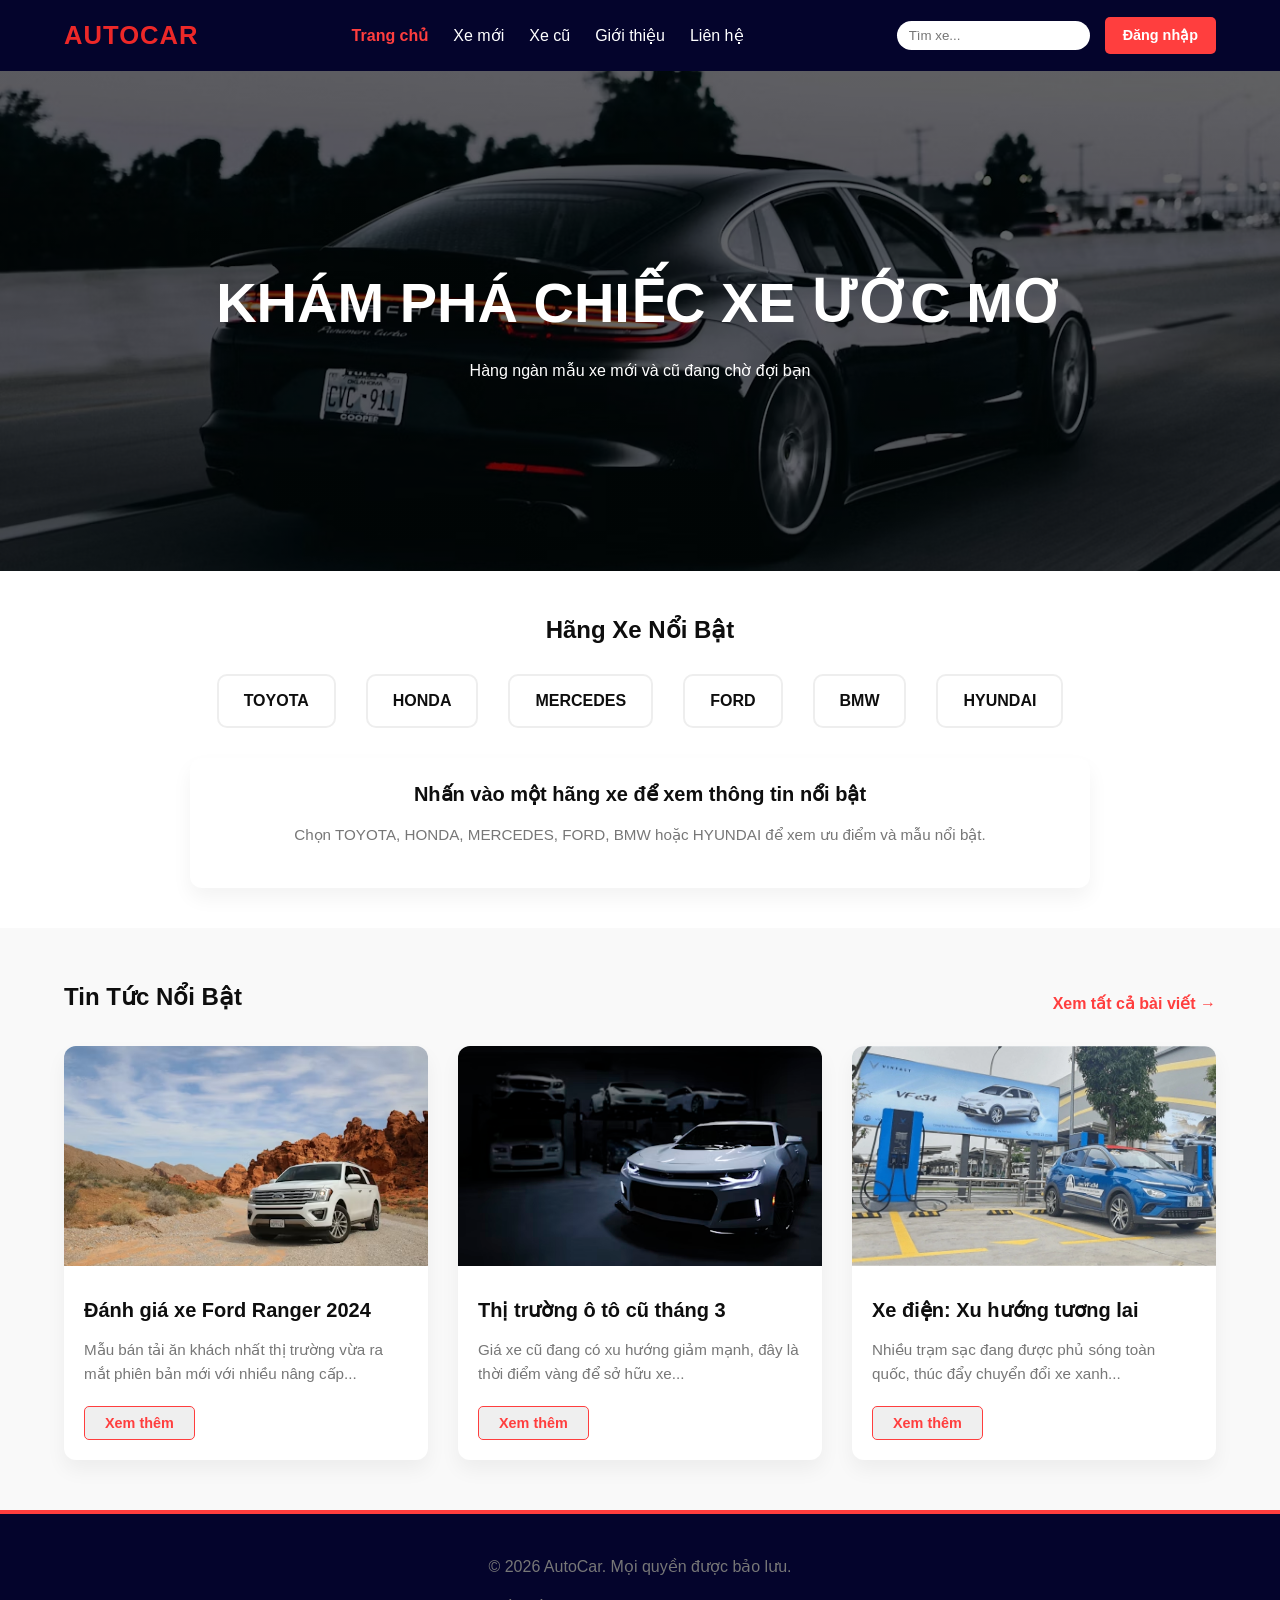
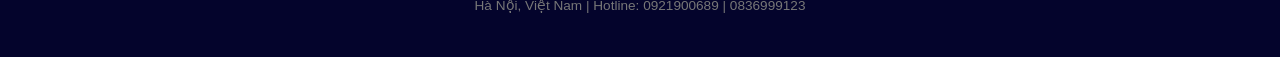
<file: index.html>
<!doctype html>
<html lang="vi">
  <head>
    <meta charset="UTF-8" />
    <meta name="viewport" content="width=device-width, initial-scale=1.0" />
    <title>AutoCar - Hệ thống bán lẻ ô tô</title>
    <link rel="stylesheet" href="style.css" />
    <link rel="stylesheet" href="modal.css" />
  </head>
  <body>
    <header>
      <div class="logo">AUTOCAR</div>
      <nav id="nav-menu">
        <ul>
          <li><a href="index.html">Trang chủ</a></li>
          <li><a href="xemoi.html?type=new">Xe mới</a></li>
          <li><a href="xecu.html?type=used">Xe cũ</a></li>
          <li><a href="gioithieu.html">Giới thiệu</a></li>
          <li><a href="lienhe.html">Liên hệ</a></li>
        </ul>
      </nav>

      <div class="hamburger" id="hamburger">
        <span></span>
        <span></span>
        <span></span>
      </div>

      <div class="search-auth">
        <input type="text" id="searchInput" placeholder="Tìm xe..." />
        <a href="dangnhap.html" class="btn-login">Đăng nhập</a>
      </div>
    </header>

    <section class="banner">
      <h1>Khám Phá Chiếc Xe Ước Mơ</h1>
      <p>Hàng ngàn mẫu xe mới và cũ đang chờ đợi bạn</p>
    </section>

    <section class="brands">
      <h2>Hãng Xe Nổi Bật</h2>
      <div class="brand-list">
        <div class="brand-item" data-brand="TOYOTA">TOYOTA</div>
        <div class="brand-item" data-brand="HONDA">HONDA</div>
        <div class="brand-item" data-brand="MERCEDES">MERCEDES</div>
        <div class="brand-item" data-brand="FORD">FORD</div>
        <div class="brand-item" data-brand="BMW">BMW</div>
        <div class="brand-item" data-brand="HYUNDAI">HYUNDAI</div>
      </div>
      <div id="brandInfo" class="brand-info news-card">
        <div class="news-content">
          <h3>Nhấn vào một hãng xe để xem thông tin nổi bật</h3>
          <p class="brand-description">
            Chọn TOYOTA, HONDA, MERCEDES, FORD, BMW hoặc HYUNDAI để xem ưu điểm
            và mẫu nổi bật.
          </p>
        </div>
      </div>
    </section>

    <section class="news-section">
      <div class="section-title">
        <h2>Tin Tức Nổi Bật</h2>
        <a href="#" class="view-all">Xem tất cả bài viết →</a>
      </div>
      <div class="news-container">
        <article class="news-card">
          <img src="tt1.jpg" alt="Tin tức 1" />
          <div class="news-content">
            <h3>Đánh giá xe Ford Ranger 2024</h3>
            <p>
              Mẫu bán tải ăn khách nhất thị trường vừa ra mắt phiên bản mới với
              nhiều nâng cấp...
            </p>
            <button onclick="showNewsDetail(1)" class="btn-view-more">
              Xem thêm
            </button>
          </div>
        </article>

        <article class="news-card">
          <img src="tt2.jpg" alt="Tin tức 2" />
          <div class="news-content">
            <h3>Thị trường ô tô cũ tháng 3</h3>
            <p>
              Giá xe cũ đang có xu hướng giảm mạnh, đây là thời điểm vàng để sở
              hữu xe...
            </p>
            <button onclick="showNewsDetail(2)" class="btn-view-more">
              Xem thêm
            </button>
          </div>
        </article>

        <article class="news-card">
          <img src="tt3.jpg" alt="Tin tức 3" />
          <div class="news-content">
            <h3>Xe điện: Xu hướng tương lai</h3>
            <p>
              Nhiều trạm sạc đang được phủ sóng toàn quốc, thúc đẩy chuyển đổi
              xe xanh...
            </p>
            <button onclick="showNewsDetail(3)" class="btn-view-more">
              Xem thêm
            </button>
          </div>
        </article>
      </div>
    </section>
    <div id="detailModal" class="modal">
      <div class="modal-content">
        <span class="close-btn" id="modalClose">&times;</span>
        <div id="modalBody"></div>
      </div>
    </div>

    <script src="news.js"></script>
    <script src="nav-active-state.js"></script>
    <script>
      const brandInfo = document.getElementById("brandInfo");
      const brandItems = document.querySelectorAll(".brand-item");

      const brandDetails = {
        TOYOTA: {
          title: "TOYOTA - Bền bỉ & tiết kiệm",
          description:
            "Toyota là thương hiệu Nhật Bản được tin dùng nhờ độ bền cao, tiết kiệm nhiên liệu và chi phí vận hành thấp.",
          points: [
            "Ưu điểm: bền bỉ, ít hỏng vặt, phụ tùng dễ tìm",
            "Mẫu nổi bật: Camry, Vios, Corolla Cross",
            "Phù hợp: gia đình, chạy dịch vụ, đi lại hàng ngày",
          ],
        },
        HONDA: {
          title: "HONDA - Thể thao & linh hoạt",
          description:
            "Honda nổi tiếng với động cơ VTEC mạnh mẽ, khả năng vận hành linh hoạt và thiết kế hiện đại.",
          points: [
            "Ưu điểm: tăng tốc mượt mà, cabin yên tĩnh",
            "Mẫu nổi bật: City, Civic, CR-V",
            "Phù hợp: người trẻ, gia đình nhỏ, đi phố và đường trường",
          ],
        },
        MERCEDES: {
          title: "MERCEDES - Sang trọng & an toàn",
          description:
            "Mercedes là biểu tượng của xe sang Đức, tập trung vào công nghệ an toàn và trải nghiệm lái cao cấp.",
          points: [
            "Ưu điểm: nội thất cao cấp, trang bị công nghệ hiện đại",
            "Mẫu nổi bật: C-Class, E-Class, GLC",
            "Phù hợp: doanh nhân, gia đình sang trọng, trải nghiệm cao cấp",
          ],
        },
        FORD: {
          title: "FORD - Mạnh mẽ & đa dụng",
          description:
            "Ford nổi bật với các dòng SUV và bán tải mạnh mẽ, phù hợp cho cả thành phố và các chuyến đi xa.",
          points: [
            "Ưu điểm: sức kéo tốt, thiết kế chắc chắn",
            "Mẫu nổi bật: Ranger, Everest, EcoSport",
            "Phù hợp: gia đình đông người, khách hàng cần xe khỏe",
          ],
        },
        BMW: {
          title: "BMW - Thể thao & sang trọng",
          description:
            "BMW được biết đến với cảm giác lái thể thao, động cơ mạnh mẽ và phong cách thiết kế hiện đại.",
          points: [
            "Ưu điểm: điều khiển linh hoạt, thiết kế năng động",
            "Mẫu nổi bật: 3 Series, X5, 5 Series",
            "Phù hợp: người yêu lái xe, xe công ty cao cấp",
          ],
        },
        HYUNDAI: {
          title: "HYUNDAI - Tiện nghi & giá tốt",
          description:
            "Hyundai mang đến các mẫu xe có thiết kế trẻ trung, nhiều trang bị và giá thành hợp lý.",
          points: [
            "Ưu điểm: nhiều tính năng, bảo hành tốt",
            "Mẫu nổi bật: Santa Fe, Accent, Tucson",
            "Phù hợp: gia đình trẻ, người mua xe lần đầu",
          ],
        },
      };

      function renderBrandDetail(brand) {
        const brandData = brandDetails[brand];
        if (!brandData) return;

        brandItems.forEach((item) => {
          item.classList.toggle("active", item.dataset.brand === brand);
        });

        brandInfo.innerHTML = `
          <div class="news-content">
            <h3>${brandData.title}</h3>
            <p>${brandData.description}</p>
            <ul>
              ${brandData.points.map((point) => `<li>${point}</li>`).join("")}
            </ul>
          </div>
        `;
      }

      brandItems.forEach((item) => {
        item.addEventListener("click", () =>
          renderBrandDetail(item.dataset.brand),
        );
      });
    </script>

    <footer>
      <p>&copy; 2026 AutoCar. Mọi quyền được bảo lưu.</p>
      <p class="footer-sub">
        Hà Nội, Việt Nam | Hotline: <span>0921900689</span> |
        <span>0836999123</span>
      </p>
    </footer>

    <!-- Login Modal -->
    <div id="loginModal" class="modal">
      <div class="modal-content">
        <button class="modal-close">×</button>
        <div class="modal-header">
          <span class="modal-logo">AUTOCAR</span>
          <h2>Chào mừng trở lại!</h2>
          <p>Vui lòng đăng nhập để tiếp tục</p>
        </div>

        <form onsubmit="event.preventDefault()">
          <div class="form-group">
            <label for="loginEmail">Email hoặc Số điện thoại</label>
            <input
              type="text"
              id="loginEmail"
              placeholder="Nhập email của bạn"
              required
            />
          </div>

          <div class="form-group">
            <label for="loginPassword">Mật khẩu</label>
            <input
              type="password"
              id="loginPassword"
              placeholder="Nhập mật khẩu"
              required
            />
          </div>

          <div class="form-options">
            <label>
              <input type="checkbox" />
              Ghi nhớ đăng nhập
            </label>
            <a href="#">Quên mật khẩu?</a>
          </div>

          <button type="submit" class="form-submit">ĐĂNG NHẬP</button>
        </form>

        <div class="form-footer">
          Chưa có tài khoản? <a class="switch-to-register">Đăng kí ngay</a>
        </div>
      </div>
    </div>

    <!-- Register Modal -->
    <div id="registerModal" class="modal">
      <div class="modal-content">
        <button class="modal-close">×</button>
        <div class="modal-header">
          <span class="modal-logo">AUTOCAR</span>
          <h2>Tạo tài khoản mới</h2>
          <p>Gia nhập cộng đồng yêu xe ngay hôm nay</p>
        </div>

        <form onsubmit="event.preventDefault()">
          <div class="form-group">
            <label for="registerName">Họ và Tên</label>
            <input
              type="text"
              id="registerName"
              placeholder="Nguyễn Văn A"
              required
            />
          </div>

          <div class="form-group">
            <label for="registerPhone">Số điện thoại</label>
            <input
              type="tel"
              id="registerPhone"
              placeholder="090xxxxxxx"
              required
            />
          </div>

          <div class="form-group">
            <label for="registerEmail">Email</label>
            <input
              type="email"
              id="registerEmail"
              placeholder="example@gmail.com"
              required
            />
          </div>

          <div class="form-group">
            <label for="registerPassword">Mật khẩu</label>
            <input
              type="password"
              id="registerPassword"
              placeholder="Tối thiểu 8 ký tự"
              required
            />
          </div>

          <div class="form-group">
            <label for="registerConfirmPassword">Xác nhận mật khẩu</label>
            <input
              type="password"
              id="registerConfirmPassword"
              placeholder="Nhập lại mật khẩu"
              required
            />
          </div>

          <div class="form-options">
            <label>
              <input type="checkbox" required />
              Tôi đồng ý với điều khoản dịch vụ
            </label>
          </div>

          <button type="submit" class="form-submit">ĐĂNG KÝ</button>
        </form>

        <div class="form-footer">
          Đã có tài khoản? <a class="switch-to-login">Đăng nhập</a>
        </div>
      </div>
    </div>

    <script src="modal.js"></script>
  </body>
</html>
</file>
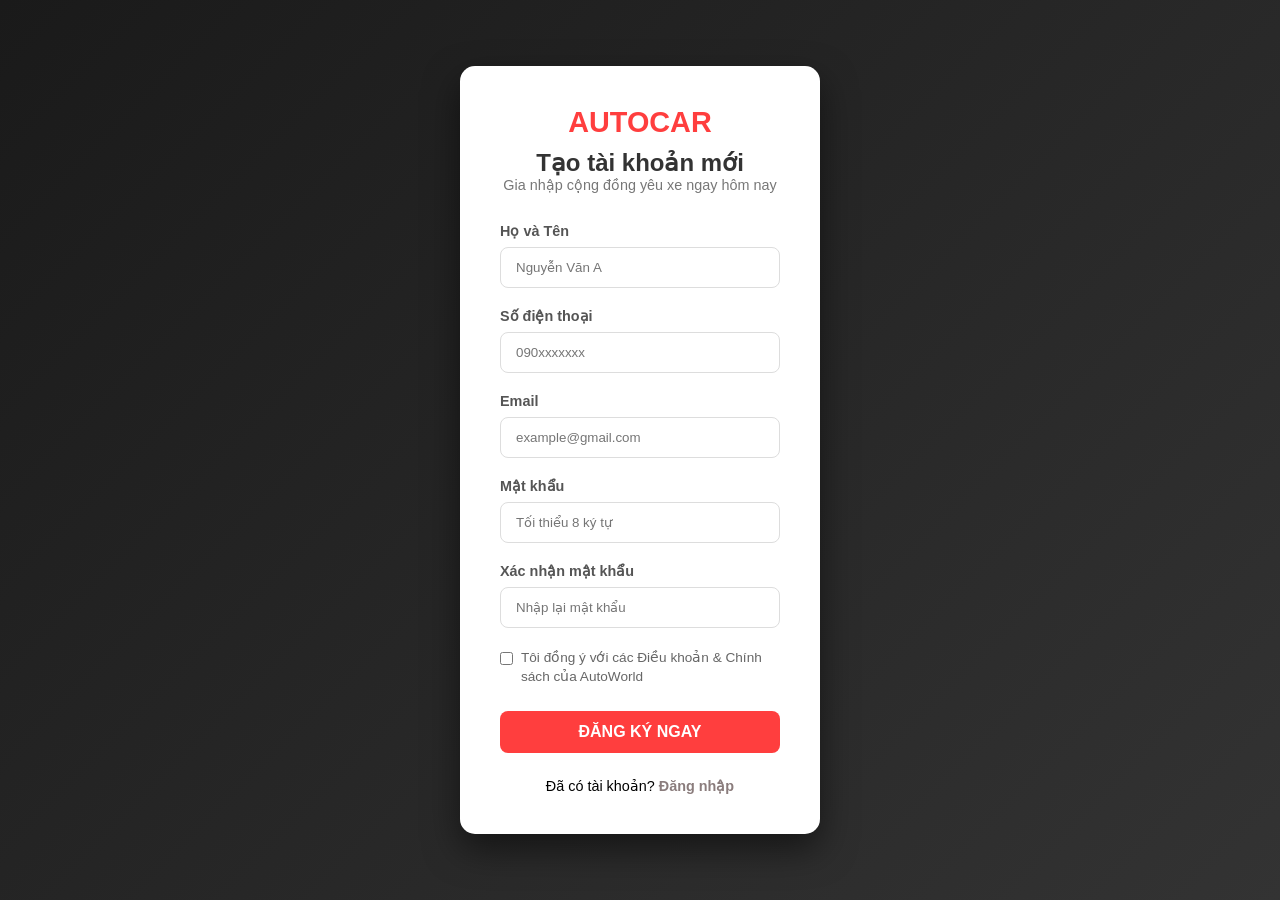
<file: dangki.html>
<!doctype html>
<html lang="vi">
  <head>
    <meta charset="UTF-8" />
    <meta name="viewport" content="width=device-width, initial-scale=1.0" />
    <title>Đăng ký tài khoản - AutoCar</title>
    <link rel="stylesheet" href="dangnhap.css" />
    <link rel="stylesheet" href="dangki.css" />
  </head>
  <body>
    <div class="login-container">
      <div class="login-box">
        <div class="login-header">
          <a href="index.html" class="logo">AUTOCAR</a>
          <h2>Tạo tài khoản mới</h2>
          <p>Gia nhập cộng đồng yêu xe ngay hôm nay</p>
        </div>

        <form action="#">
          <div class="input-group">
            <label for="fullname">Họ và Tên</label>
            <input
              type="text"
              id="fullname"
              placeholder="Nguyễn Văn A"
              required
            />
          </div>

          <div class="input-group">
            <label for="phone">Số điện thoại</label>
            <input type="tel" id="phone" placeholder="090xxxxxxx" required />
          </div>

          <div class="input-group">
            <label for="email">Email</label>
            <input
              type="email"
              id="email"
              placeholder="example@gmail.com"
              required
            />
          </div>

          <div class="input-group">
            <label for="password">Mật khẩu</label>
            <input
              type="password"
              id="password"
              placeholder="Tối thiểu 8 ký tự"
              required
            />
          </div>

          <div class="input-group">
            <label for="re-password">Xác nhận mật khẩu</label>
            <input
              type="password"
              id="re-password"
              placeholder="Nhập lại mật khẩu"
              required
            />
          </div>

          <div class="options">
            <label style="display: flex; gap: 8px; align-items: flex-start">
              <input type="checkbox" style="margin-top: 4px" required />
              Tôi đồng ý với các Điều khoản & Chính sách của AutoWorld
            </label>
          </div>

          <button type="submit" class="btn-submit">ĐĂNG KÝ NGAY</button>
        </form>

        <div class="login-footer">
          <p>Đã có tài khoản? <a href="login.html">Đăng nhập</a></p>
        </div>
      </div>
    </div>
  </body>
</html>
</file>
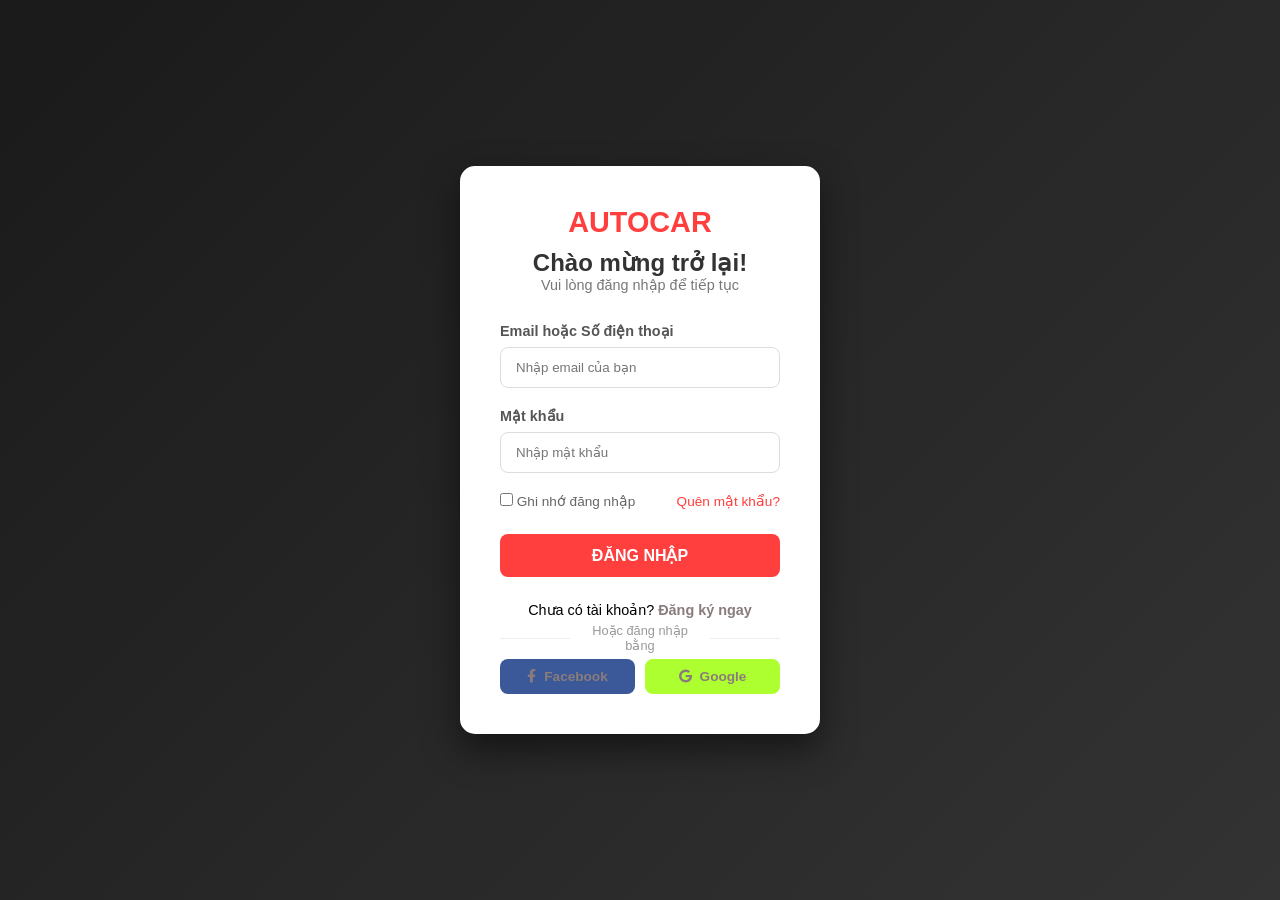
<file: dangnhap.html>
<!doctype html>
<html lang="vi">
  <head>
    <meta charset="UTF-8" />
    <meta name="viewport" content="width=device-width, initial-scale=1.0" />
    <title>Đăng nhập - AutoWorld</title>
    <link rel="stylesheet" href="dangnhap.css" />
    <link
      rel="stylesheet"
      href="https://cdnjs.cloudflare.com/ajax/libs/font-awesome/6.0.0/css/all.min.css"
    />
  </head>
  <body>
    <div class="login-container">
      <div class="login-box">
        <div class="login-header">
          <a href="index.html" class="logo">AUTOCAR</a>
          <h2>Chào mừng trở lại!</h2>
          <p>Vui lòng đăng nhập để tiếp tục</p>
        </div>

        <form action="#">
          <div class="input-group">
            <label for="email">Email hoặc Số điện thoại</label>
            <input
              type="text"
              id="email"
              placeholder="Nhập email của bạn"
              required
            />
          </div>

          <div class="input-group">
            <label for="password">Mật khẩu</label>
            <input
              type="password"
              id="password"
              placeholder="Nhập mật khẩu"
              required
            />
          </div>

          <div class="options">
            <label><input type="checkbox" /> Ghi nhớ đăng nhập</label>
            <a href="#" class="forgot-pass">Quên mật khẩu?</a>
          </div>

          <button type="submit" class="btn-submit">ĐĂNG NHẬP</button>
        </form>

        <div class="login-footer">
          <p>Chưa có tài khoản? <a href="dangki.html">Đăng ký ngay</a></p>
          <div class="divider"><span>Hoặc đăng nhập bằng</span></div>
          <div class="social-login">
            <a href="#" class="social-btn fb"
              ><i class="fab fa-facebook-f"></i> Facebook</a
            >
            <a href="#" class="social-btn gg"
              ><i class="fab fa-google"></i> Google</a
            >
          </div>
        </div>
      </div>
    </div>
  </body>
</html>
</file>
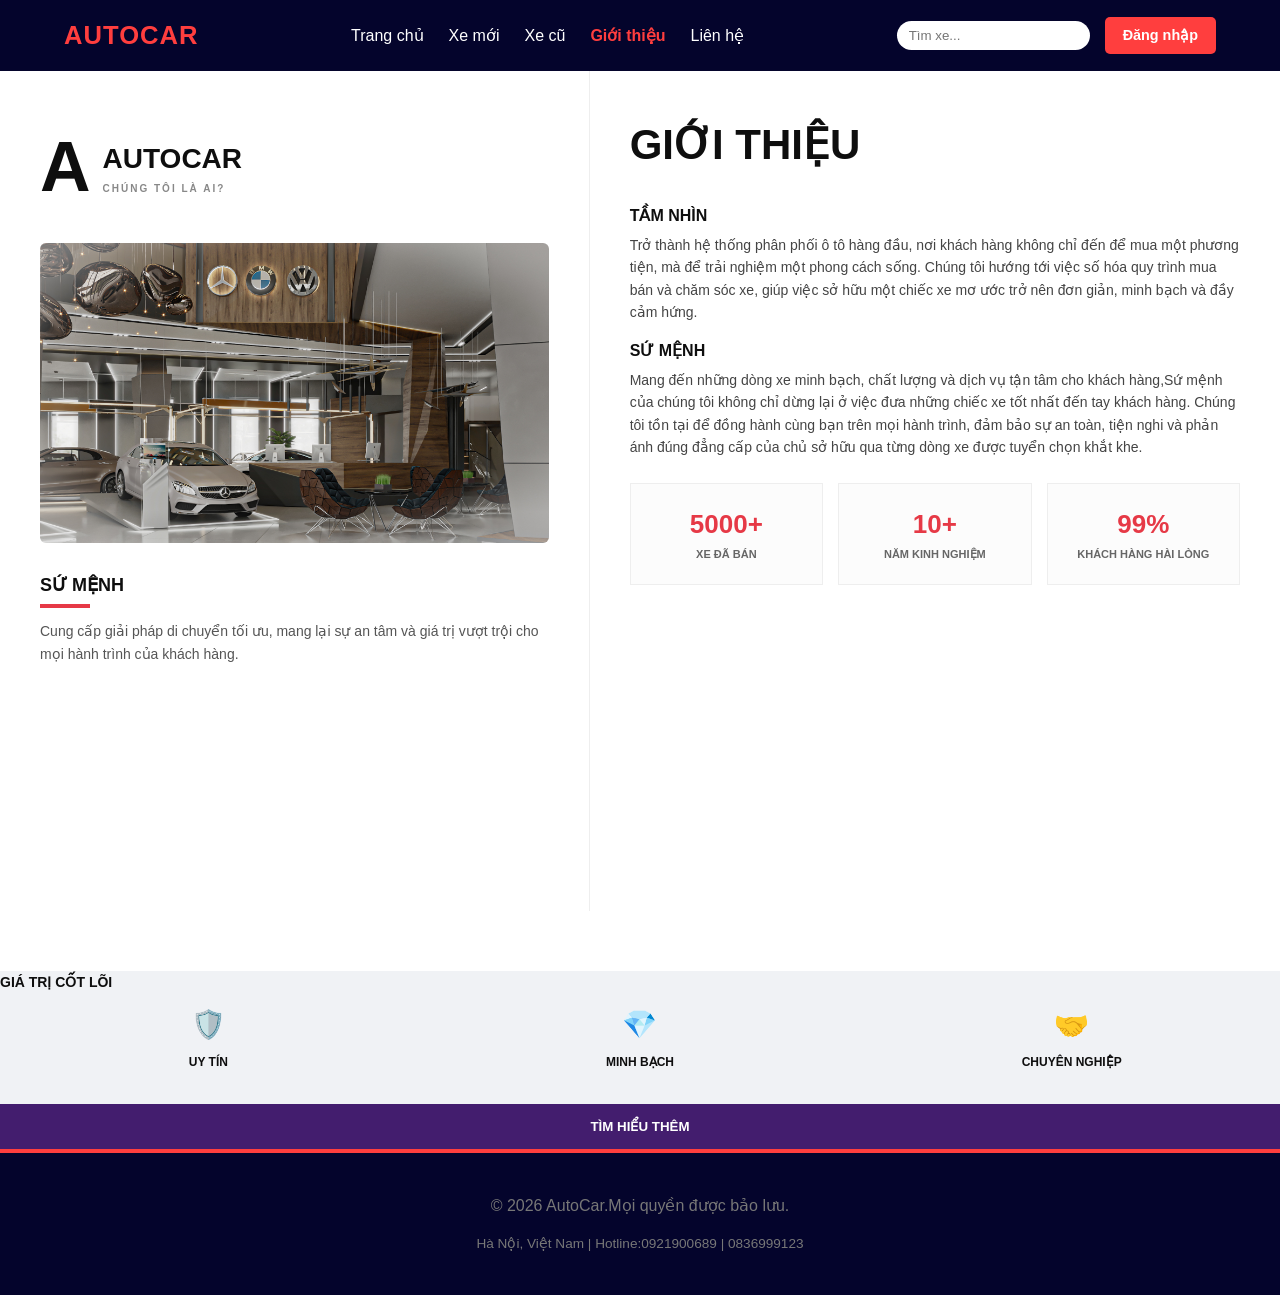
<file: gioithieu.html>
<!doctype html>
<html lang="vi">
  <head>
    <meta charset="UTF-8" />
    <meta name="viewport" content="width=device-width, initial-scale=1.0" />
    <title>AutoCar - Giới Thiệu</title>
    <link rel="stylesheet" href="style.css" />
    <link rel="stylesheet" href="stylegioithieu.css" />
  </head>
  <body>
    <header>
      <div class="logo">AUTOCAR</div>
      <nav>
        <ul>
          <li><a href="index.html">Trang chủ</a></li>
          <li><a href="xemoi.html">Xe mới</a></li>
          <li><a href="xecu.html">Xe cũ</a></li>
          <li><a href="gioithieu.html">Giới thiệu</a></li>
          <li><a href="lienhe.html">Liên hệ</a></li>
        </ul>
      </nav>
      <div class="search-auth">
        <input type="text" id="searchInput" placeholder="Tìm xe..." />
        <a href="dangnhap.html" class="btn-login">Đăng nhập</a>
      </div>
    </header>
    <div class="main-container">
      <div class="content-wrapper">
        <div class="col-left">
          <div class="logo-section">
            <span class="logo-char">A</span>
            <div class="brand-name">
              <h1>AUTOCAR</h1>
              <p class="brand-tagline">CHÚNG TÔI LÀ AI?</p>
            </div>
          </div>

          <img src="show.jpg" alt="Showroom" class="promo-image" />

          <div class="mission-section">
            <h2 class="mission-title">SỨ MỆNH</h2>
            <div class="red-line"></div>
            <p class="mission-text italic">
              Cung cấp giải pháp di chuyển tối ưu, mang lại sự an tâm và giá trị
              vượt trội cho mọi hành trình của khách hàng.
            </p>
          </div>
        </div>

        <div class="col-right">
          <h2 class="main-title">GIỚI THIỆU</h2>

          <div class="info-box">
            <h3>TẦM NHÌN</h3>
            <p class="italic">
              Trở thành hệ thống phân phối ô tô hàng đầu, nơi khách hàng không
              chỉ đến để mua một phương tiện, mà để trải nghiệm một phong cách
              sống. Chúng tôi hướng tới việc số hóa quy trình mua bán và chăm
              sóc xe, giúp việc sở hữu một chiếc xe mơ ước trở nên đơn giản,
              minh bạch và đầy cảm hứng.
            </p>
          </div>

          <div class="info-box">
            <h3>SỨ MỆNH</h3>
            <p class="italic">
              Mang đến những dòng xe minh bạch, chất lượng và dịch vụ tận tâm
              cho khách hàng,Sứ mệnh của chúng tôi không chỉ dừng lại ở việc đưa
              những chiếc xe tốt nhất đến tay khách hàng. Chúng tôi tồn tại để
              đồng hành cùng bạn trên mọi hành trình, đảm bảo sự an toàn, tiện
              nghi và phản ánh đúng đẳng cấp của chủ sở hữu qua từng dòng xe
              được tuyển chọn khắt khe.
            </p>
          </div>

          <div class="stats-grid">
            <div class="stat-card">
              <div class="stat-number">5000+</div>
              <div class="stat-label">XE ĐÃ BÁN</div>
            </div>
            <div class="stat-card">
              <div class="stat-number">10+</div>
              <div class="stat-label">NĂM KINH NGHIỆM</div>
            </div>
            <div class="stat-card">
              <div class="stat-number">99%</div>
              <div class="stat-label">KHÁCH HÀNG HÀI LÒNG</div>
            </div>
          </div>
        </div>
      </div>
    </div>
    </div>
                </div>

                <h3 class="section-sub-title">GIÁ TRỊ CỐT LÕI</h3>
                <div class="values-grid">
                    <div class="value-item"><div>🛡️</div><span>UY TÍN</span></div>
                    <div class="value-item"><div>💎</div><span>MINH BẠCH</span></div>
                    <div class="value-item"><div>🤝</div><span>CHUYÊN NGHIỆP</span></div>
                </div>

                <button class="btn-primary" onclick="openModal('TÌM HIỂU THÊM', 'AutoCar là hệ thống phân phối xe hơi lớn nhất miền Bắc với hơn 20 chi nhánh trên toàn quốc.')">
                    TÌM HIỂU THÊM
                </button>
            </div>
        </div>

       <footer>
           <p>&copy; 2026 AutoCar.Mọi quyền được bảo lưu.</p>
           <p class="footer-sub">Hà Nội, Việt Nam | Hotline:<span>0921900689</span> |
        <span>0836999123</span>
           </p>
       </footer>
    </div>

    <div id="infoModal" class="modal">
        <div class="modal-content">
            <h2 id="modalTitle"></h2>
            <div class="modal-line"></div>
            <p id="modalBody"></p>
            <button class="btn-close" onclick="closeModal()">ĐÓNG</button>
        </div>
    </div>

    <script src="modal.js"></script>
    <script src="nav-active-state.js"></script>
  </body>
</html>
</file>
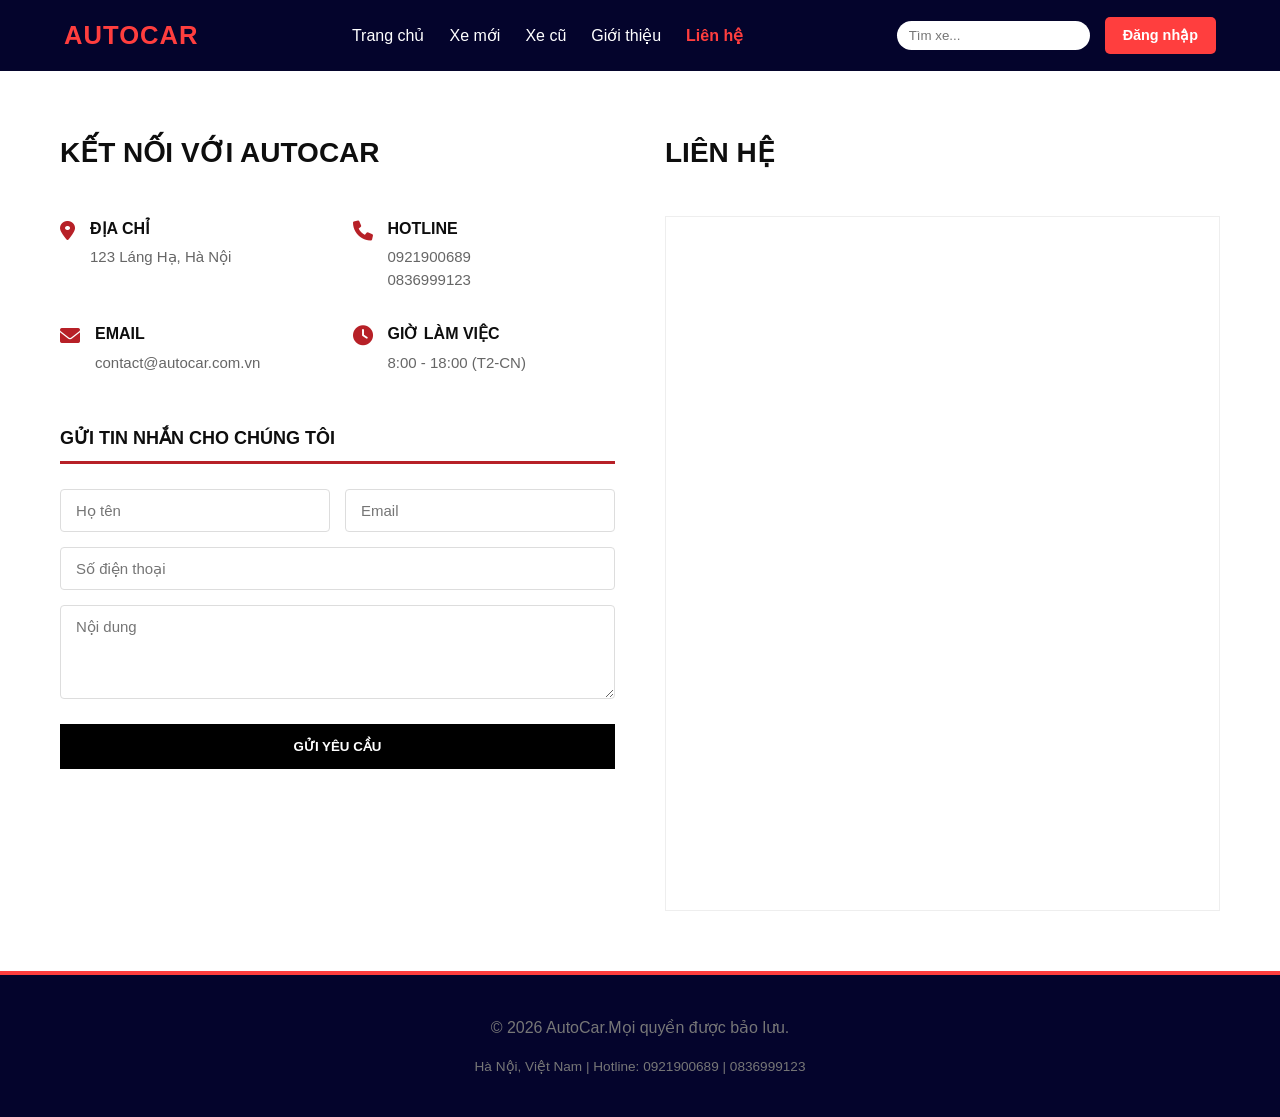
<file: lienhe.html>
<!doctype html>
<html lang="vi">
  <head>
    <meta charset="UTF-8" />
    <meta name="viewport" content="width=device-width, initial-scale=1.0" />
    <title>Liên hệ - Autocar</title>
    <link rel="stylesheet" href="style.css" />
    <link rel="stylesheet" href="stylelienhe.css" />
    <link
      rel="stylesheet"
      href="https://cdnjs.cloudflare.com/ajax/libs/font-awesome/6.0.0/css/all.min.css"
    />
  </head>
  <header>
    <div class="logo">AUTOCAR</div>
    <nav>
      <ul>
        <li><a href="index.html">Trang chủ</a></li>
        <li><a href="xemoi.html">Xe mới</a></li>
        <li><a href="xecu.html">Xe cũ</a></li>
        <li><a href="gioithieu.html">Giới thiệu</a></li>
        <li><a href="lienhe.html">Liên hệ</a></li>
      </ul>
    </nav>
    <div class="search-auth">
      <input type="text" id="searchInput" placeholder="Tìm xe..." />
      <a href="dangnhap.html" class="btn-login">Đăng nhập</a>
    </div>
  </header>
  <body>
    <div class="container">
      <div class="contact-info">
        <h2 class="section-title">KẾT NỐI VỚI AUTOCAR</h2>

        <div class="info-grid">
          <div class="info-item">
            <i class="fa-solid fa-location-dot"></i>
            <div>
              <strong>ĐỊA CHỈ</strong>
              <p>123 Láng Hạ, Hà Nội</p>
            </div>
          </div>
          <div class="info-item">
            <i class="fa-solid fa-phone"></i>
            <div>
              <strong>HOTLINE</strong>
              <p>0921900689<br />0836999123</p>
            </div>
          </div>
          <div class="info-item">
            <i class="fa-solid fa-envelope"></i>
            <div>
              <strong>EMAIL</strong>
              <p>contact@autocar.com.vn</p>
            </div>
          </div>
          <div class="info-item">
            <i class="fa-solid fa-clock"></i>
            <div>
              <strong>GIỜ LÀM VIỆC</strong>
              <p>8:00 - 18:00 (T2-CN)</p>
            </div>
          </div>
        </div>

        <h3 class="form-title">GỬI TIN NHẮN CHO CHÚNG TÔI</h3>
        <form class="contact-form">
          <div class="form-row">
            <input type="text" placeholder="Họ tên" required />
            <input type="email" placeholder="Email" required />
          </div>
          <input type="text" placeholder="Số điện thoại" />
          <textarea placeholder="Nội dung" rows="4"></textarea>
          <button type="submit">GỬI YÊU CẦU</button>
        </form>
      </div>

      <div class="contact-map">
        <h2 class="section-title">LIÊN HỆ</h2>
        <div class="map-container">
          <iframe
            src="https://www.google.com/maps/embed?pb=!1m18!1m12!1m3!1d3370.4970142807133!2d105.80931907471394!3d21.01185198836015!2m3!1f0!2f0!3f0!3m2!1i1024!2i768!4f13.1!3m3!1m2!1s0x3135ab621b34b8ff%3A0x487e93ff90489fd0!2zMTIzIFAuIEzDoW5nIEjhuqEsIEzDoW5nIEjhuqEsIMSQ4buRbmcgxJBhLCBIw6AgTuG7mWksIFZp4buHdCBOYW0!5e1!3m2!1svi!2s!4v1775364412152!5m2!1svi!2s"
            width="100%"
            height="100%"
            style="border: 0; min-height: 500px"
            allowfullscreen=""
            loading="lazy"
            referrerpolicy="no-referrer-when-downgrade"
          >
          </iframe>
        </div>
      </div>
    </div>
    <footer>
      <p>&copy; 2026 AutoCar.Mọi quyền được bảo lưu.</p>
      <p class="footer-sub">
        Hà Nội, Việt Nam | Hotline: <span>0921900689</span> |
        <span>0836999123</span>
      </p>
    </footer>
    <script src="nav-active-state.js"></script>
  </body>
</html>
</file>
<file: style.css>
/* 1. Cài đặt chung */
* {
  margin: 0;
  padding: 0;
  box-sizing: border-box;
  font-family: "Arial", sans-serif;
}

body {
  background-color: #f9f9f9;
  color: #0e0e0e;
  line-height: 1.6;
}

a {
  text-decoration: none;
}

ul {
  list-style: none;
}

/* 2. Header & Menu */
header {
  background: rgb(4, 4, 44);
  color: #fff;
  padding: 15px 5%;
  display: flex;
  justify-content: space-between;
  align-items: center;
  position: sticky;
  top: 0;
  z-index: 1000;
}

.logo {
  font-size: 1.6rem;
  font-weight: 900;
  color: #ed2828;
  letter-spacing: 1px;
}

nav ul {
  display: flex;
  gap: 25px;
}

nav ul li a {
  font-weight: 500;
  color: #fff;
  transition: 0.3s;
}

nav ul li a:hover {
  color: #ff3e3e;
}

nav ul li a.active {
  color: #ff3e3e;
  font-weight: 700;
}

.search-auth {
  display: flex;
  align-items: center;
  gap: 15px;
}

.search-auth input {
  padding: 7px 12px;
  border-radius: 20px;
  border: none;
  outline: none;
}

.btn-login {
  background: #ff3e3e;
  color: #fff;
  padding: 7px 18px;
  border-radius: 5px;
  font-size: 0.9rem;
  font-weight: bold;
}

/* Hamburger Menu */
.hamburger {
  display: none;
  flex-direction: column;
  cursor: pointer;
}

.hamburger span {
  width: 25px;
  height: 3px;
  background: #fff;
  margin: 3px 0;
  transition: 0.3s;
}

.hamburger.active span:nth-child(1) {
  transform: rotate(-45deg) translate(-5px, 5px);
}

.hamburger.active span:nth-child(2) {
  opacity: 0;
}

.hamburger.active span:nth-child(3) {
  transform: rotate(45deg) translate(-5px, -5px);
}

/* 3. Banner */
.banner {
  width: 100%;
  height: 500px;
  /* Kết hợp gradient và ảnh mặc định */
  background:
    linear-gradient(rgba(0, 0, 0, 0.6), rgba(0, 0, 0, 0.6)), url("mauanh1.jpg");
  background-size: cover;
  background-position: center;
  display: flex;
  flex-direction: column;
  justify-content: center;
  align-items: center;
  color: white;

  /* Cài đặt animation: tên là 'slider', chạy trong 12 giây, lặp vô tận */
  animation: slider 12s infinite;
}

@keyframes slider {
  0%,
  30% {
    background:
      linear-gradient(rgba(0, 0, 0, 0.6), rgba(0, 0, 0, 0.6)),
      url("mauanh1.jpg");
    background-size: cover;
    background-position: center;
  }
  33%,
  63% {
    background:
      linear-gradient(rgba(0, 0, 0, 0.6), rgba(0, 0, 0, 0.6)),
      url("mauanh6.jpg");
    background-size: cover;
    background-position: center;
  }
  66%,
  100% {
    background:
      linear-gradient(rgba(0, 0, 0, 0.6), rgba(0, 0, 0, 0.6)),
      url("mauanh3.jpg");
    background-size: cover;
    background-position: center;
  }
}

.banner h1 {
  font-size: 3.5rem;
  margin-bottom: 10px;
  text-transform: uppercase;
}

/* 4. Hãng xe */
.brands {
  padding: 40px 5%;
  background: #fff;
  text-align: center;
}

.brand-list {
  display: flex;
  justify-content: center;
  gap: 30px;
  margin-top: 25px;
  flex-wrap: wrap;
}

.brand-item {
  font-weight: bold;
  padding: 12px 25px;
  border: 2px solid #eee;
  border-radius: 10px;
  cursor: pointer;
  transition: 0.3s;
}

.brand-item:hover {
  border-color: #ff3e3e;
  color: #ff3e3e;
  transform: translateY(-3px);
}

.brand-item.active {
  background: #ff3e3e;
  color: #fff;
  border-color: #ff3e3e;
}

.brand-info {
  margin-top: 30px;
  max-width: 900px;
  margin-left: auto;
  margin-right: auto;
}

.brand-info h3 {
  margin-bottom: 12px;
  font-size: 1.6rem;
}

.brand-info p {
  margin-bottom: 16px;
  color: #475569;
  line-height: 1.7;
}

.brand-info ul {
  list-style: disc inside;
  color: #334155;
  line-height: 1.7;
}

.brand-info ul li {
  margin-bottom: 10px;
}

/* 5. Tin tức */
.news-section {
  padding: 50px 5%;
}

.section-title {
  margin-bottom: 30px;
  display: flex;
  justify-content: space-between;
  align-items: flex-end;
}

.view-all {
  color: #ff3e3e;
  font-weight: bold;
}

.news-container {
  display: grid;
  grid-template-columns: repeat(3, 1fr);
  gap: 30px;
}

.news-card {
  background: #fff;
  border-radius: 12px;
  overflow: hidden;
  box-shadow: 0 10px 20px rgba(0, 0, 0, 0.05);
  transition: 0.3s;
}

.news-card:hover {
  transform: translateY(-5px);
  box-shadow: 0 15px 30px rgba(0, 0, 0, 0.1);
}

.news-card img {
  width: 100%;
  height: 220px;
  object-fit: cover;
}

.news-content {
  padding: 20px;
}

.news-content h3 {
  font-size: 1.25rem;
  margin-bottom: 12px;
}

.news-content p {
  font-size: 0.95rem;
  color: #777;
  margin-bottom: 20px;
}

.btn-view-more {
  display: inline-block;
  padding: 8px 20px;
  border: 1.5px solid #ff3e3e;
  color: #ff3e3e;
  border-radius: 5px;
  font-weight: bold;
  font-size: 0.9rem;
}

.btn-view-more:hover {
  background: #ff3e3e;
  color: #fff;
}

/* 6. Footer */
footer {
  background: rgb(4, 4, 44);
  color: #777;
  padding: 40px 5%;
  text-align: center;
  border-top: 4px solid #ff3e3e;
}

.footer-sub {
  margin-top: 15px;
  font-size: 0.85rem;
}

/* Responsive */
@media (max-width: 992px) {
  .news-container {
    grid-template-columns: repeat(2, 1fr);
  }
}

@media (max-width: 600px) {
  .news-container {
    grid-template-columns: 1fr;
  }
  nav {
    display: none;
  }
  .banner h1 {
    font-size: 2rem;
  }
  header {
    position: relative;
    padding: 10px 5%;
  }
  .logo {
    flex: 1;
  }
  .hamburger {
    display: flex;
    position: absolute;
    top: 10px;
    right: 5%;
  }
  .search-auth {
    display: none; /* Hide search on mobile for simplicity */
  }
  #nav-menu {
    display: none;
  }
  #nav-menu.active {
    display: block;
    position: absolute;
    top: 100%;
    left: 0;
    width: 100%;
    background: rgb(4, 4, 44);
    padding: 10px 0;
    z-index: 1001;
  }
  #nav-menu.active ul {
    flex-direction: column;
    gap: 10px;
    text-align: center;
  }
}
</file>
<file: modal.css>
/* Modal Styles */
#loginModal,
#registerModal,
.modal {
  display: none;
  position: fixed;
  top: 0;
  left: 0;
  width: 100%;
  height: 100%;
  background: rgba(0, 0, 0, 0.7);
  z-index: 2000;
  justify-content: center;
  align-items: center;
  opacity: 0;
  transition: opacity 0.3s ease;
}

#loginModal.show,
#registerModal.show,
.modal.show {
  display: flex;
  opacity: 1;
}

#loginModal .modal-content,
#registerModal .modal-content,
.modal > .modal-content {
  background: #fff;
  border-radius: 15px;
  width: 90%;
  max-width: 450px;
  max-height: 90vh;
  overflow-y: auto;
  padding: 40px;
  box-shadow: 0 15px 35px rgba(0, 0, 0, 0.5);
  animation: slideIn 0.3s ease;
}

@keyframes slideIn {
  from {
    transform: translateY(-50px);
    opacity: 0;
  }
  to {
    transform: translateY(0);
    opacity: 1;
  }
}

/* Modal Header */
.modal-header {
  text-align: center;
  margin-bottom: 30px;
  position: relative;
}

.modal-logo {
  font-size: 1.6rem;
  font-weight: 900;
  color: #ff3e3e;
  display: block;
  margin-bottom: 15px;
}

.modal-header h2 {
  font-size: 1.5rem;
  color: #333;
  margin-bottom: 8px;
}

.modal-header p {
  color: #777;
  font-size: 0.9rem;
}

.modal-close {
  position: absolute;
  top: -25px;
  right: 0;
  background: rgba(255, 255, 255, 0.8);
  border: none;
  width: 40px;
  height: 40px;
  border-radius: 50%;
  cursor: pointer;
  font-size: 1.5rem;
  color: #ff3e3e;
  transition: 0.3s;
  display: flex;
  align-items: center;
  justify-content: center;
}

.modal-close:hover {
  background: #ff3e3e;
  color: #fff;
  transform: rotate(90deg);
}

/* Form Elements */
.form-group {
  margin-bottom: 20px;
}

.form-group label {
  display: block;
  margin-bottom: 8px;
  font-size: 0.9rem;
  font-weight: 600;
  color: #555;
}

.form-group input,
.form-group select {
  width: 100%;
  padding: 12px 15px;
  border: 1px solid #ddd;
  border-radius: 8px;
  outline: none;
  transition: 0.3s;
  font-size: 0.95rem;
}

.form-group input:focus,
.form-group select:focus {
  border-color: #ff3e3e;
  box-shadow: 0 0 5px rgba(255, 62, 62, 0.2);
}

/* Form Options */
.form-options {
  display: flex;
  justify-content: space-between;
  align-items: center;
  font-size: 0.85rem;
  margin-bottom: 25px;
  color: #666;
}

.form-options a {
  color: #ff3e3e;
  text-decoration: none;
  transition: 0.3s;
}

.form-options a:hover {
  text-decoration: underline;
}

.form-options label {
  display: flex;
  align-items: center;
  margin: 0;
  cursor: pointer;
}

.form-options input[type="checkbox"] {
  width: auto;
  margin-right: 6px;
}

/* Submit Button */
.form-submit {
  width: 100%;
  padding: 12px;
  background: #ff3e3e;
  border: none;
  border-radius: 8px;
  color: #fff;
  font-size: 1rem;
  font-weight: bold;
  cursor: pointer;
  transition: 0.3s;
  margin-top: 10px;
}

.form-submit:hover {
  background: #e63535;
  transform: translateY(-2px);
}

/* Form Footer */
.form-footer {
  text-align: center;
  margin-top: 20px;
  font-size: 0.9rem;
  color: #666;
}

.form-footer a {
  color: #ff3e3e;
  text-decoration: none;
  font-weight: 600;
  transition: 0.3s;
  cursor: pointer;
}

.form-footer a:hover {
  text-decoration: underline;
}

/* Divider */
.form-divider {
  margin: 20px 0;
  position: relative;
  border-bottom: 1px solid #eee;
}

.form-divider span {
  position: absolute;
  top: 50%;
  left: 50%;
  transform: translate(-50%, -50%);
  background: #fff;
  padding: 0 10px;
  color: #999;
  font-size: 0.8rem;
}

/* Social Login */
.social-login {
  display: flex;
  gap: 10px;
  margin-top: 15px;
}

.social-btn {
  flex: 1;
  padding: 10px;
  border: 1px solid #ddd;
  background: #f5f5f5;
  border-radius: 8px;
  cursor: pointer;
  transition: 0.3s;
  font-weight: 600;
}

.social-btn:hover {
  background: #efefef;
  border-color: #ff3e3e;
}

/* Responsive */
@media (max-width: 768px) {
  .modal-content {
    width: 95%;
    max-height: 95vh;
    padding: 30px 20px;
    border-radius: 10px;
  }

  .modal-close {
    top: 10px;
    right: 10px;
  }

  .modal-header h2 {
    font-size: 1.3rem;
  }

  .form-group input,
  .form-group select {
    padding: 10px 12px;
    font-size: 0.9rem;
  }

  .form-submit {
    padding: 10px;
    font-size: 0.95rem;
  }
}
</file>
<file: dangnhap.css>
* {
  margin: 0;
  padding: 0;
  box-sizing: border-box;
  font-family: "Segoe UI", sans-serif;
}

body {
  background: linear-gradient(135deg, #1a1a1a 0%, #333 100%);
  height: 100vh;
  display: flex;
  justify-content: center;
  align-items: center;
}

.login-container {
  width: 100%;
  max-width: 400px;
  padding: 20px;
}

.login-box {
  background: #fff;
  padding: 40px;
  border-radius: 15px;
  box-shadow: 0 15px 35px rgba(0, 0, 0, 0.5);
}

.login-header {
  text-align: center;
  margin-bottom: 30px;
}

.logo {
  font-size: 1.8rem;
  font-weight: 900;
  color: #ff3e3e;
  text-decoration: none;
  display: block;
  margin-bottom: 10px;
}

.login-header h2 {
  font-size: 1.5rem;
  color: #333;
}

.login-header p {
  color: #777;
  font-size: 0.9rem;
}

/* Form Styles */
.input-group {
  margin-bottom: 20px;
}

.input-group label {
  display: block;
  margin-bottom: 8px;
  font-size: 0.9rem;
  font-weight: 600;
  color: #555;
}

.input-group input {
  width: 100%;
  padding: 12px 15px;
  border: 1px solid #ddd;
  border-radius: 8px;
  outline: none;
  transition: 0.3s;
}

.input-group input:focus {
  border-color: #ff3e3e;
  box-shadow: 0 0 5px rgba(255, 62, 62, 0.2);
}

.options {
  display: flex;
  justify-content: space-between;
  align-items: center;
  font-size: 0.85rem;
  margin-bottom: 25px;
  color: #666;
}

.forgot-pass {
  color: #ff3e3e;
  text-decoration: none;
}

.btn-submit {
  width: 100%;
  padding: 12px;
  background: #ff3e3e;
  border: none;
  border-radius: 8px;
  color: #fff;
  font-size: 1rem;
  font-weight: bold;
  cursor: pointer;
  transition: 0.3s;
}

.btn-submit:hover {
  background: #e63535;
  transform: translateY(-2px);
}

/* Social Login */
.login-footer {
  margin-top: 25px;
  text-align: center;
  font-size: 0.9rem;
}

.login-footer a {
  color: rgb(138, 124, 124);
  font-weight: bold;
  text-decoration: none;
}

.divider {
  margin: 20px 0;
  position: relative;
  border-bottom: 1px solid #eee;
}

.divider span {
  position: absolute;
  top: 50%;
  left: 50%;
  transform: translate(-50%, -50%);
  background: #fff;
  padding: 0 10px;
  color: #999;
  font-size: 0.8rem;
}

.social-login {
  display: flex;
  gap: 10px;
  margin-top: 15px;
}

.social-btn {
  flex: 1;
  padding: 10px;
  border-radius: 8px;
  text-decoration: none;
  font-size: 0.85rem;
  color: #fff;
  display: flex;
  align-items: center;
  justify-content: center;
  gap: 8px;
}

.fb {
  background: #3b5998;
}
.gg {
  background: greenyellow;
}

.social-btn:hover {
  opacity: 0.9;
}
</file>
<file: dangki.css>
.login-container {
  padding: 40px 20px; /* Tăng padding để khi cuộn trang dễ nhìn hơn */
}

.login-box {
  /* Cho phép khung co giãn theo nội dung nhưng không quá rộng */
  max-height: none;
}

/* Tùy chỉnh riêng cho checkbox điều khoản */
.options label {
  line-height: 1.4;
  cursor: pointer;
}

/* Hiệu ứng khi focus vào ô nhập liệu */
input:focus {
  border-color: #ff3e3e;
  outline: none;
}
</file>
<file: stylegioithieu.css>
.header {
  background: rgb(4, 4, 44);
  color: #fff;
  padding: 15px 5%;
  display: flex;
  justify-content: space-between;
  align-items: center;
  position: sticky;
  top: 0;
  z-index: 1000;
}

.logo {
  font-size: 1.6rem;
  font-weight: 900;
  color: #ff3e3e;
  letter-spacing: 1px;
}

nav ul {
  display: flex;
  gap: 25px;
  list-style: none;
}

nav ul li a {
  font-weight: 500;
  transition: 0.3s;
  text-decoration: none;
}

nav ul li a:hover {
  color: #ff3e3e;
}

.search-auth {
  display: flex;
  align-items: center;
  gap: 15px;
}

.search-auth input {
  padding: 7px 12px;
  border-radius: 20px;
  border: none;
  outline: none;
}

.btn-login {
  background: #ff3e3e;
  padding: 7px 18px;
  border-radius: 5px;
  font-size: 0.9rem;
  font-weight: bold;
}
/* RESET */
* {
  margin: 0;
  padding: 0;
  box-sizing: border-box;
}

/* BODY FULL MÀN */
body {
  font-family: "Segoe UI", Tahoma, Geneva, Verdana, sans-serif;
  background-color: #f0f2f5;
}

/* KHUNG CHÍNH FULL */
.main-container {
  width: 100%;
  min-height: 100vh;
  background: white;
  display: flex;
  flex-direction: column;
}

/* CHIA 2 CỘT FULL */
.content-wrapper {
  display: flex;
  height: calc(100vh - 60px); /* trừ footer */
}

/* CỘT TRÁI */
.col-left {
  flex: 1;
  padding: 40px;
  border-right: 1px solid #eee;
}

/* LOGO */
.logo-section {
  display: flex;
  align-items: center;
  margin-bottom: 20px;
}

.logo-char {
  font-size: 70px;
  font-weight: bold;
}

.brand-name {
  margin-left: 12px;
}

.brand-name h1 {
  font-size: 28px;
  font-weight: 900;
}

.brand-tagline {
  font-size: 10px;
  font-weight: bold;
  color: #888;
  letter-spacing: 2px;
}

/* ẢNH */
.promo-image {
  width: 100%;
  height: 300px;
  object-fit: cover;
  border-radius: 6px;
  margin-bottom: 20px;
}

/* SỨ MỆNH */
.mission-title {
  font-size: 18px;
  font-weight: bold;
  margin-bottom: 5px;
}

.red-line {
  width: 50px;
  height: 4px;
  background: #e63946;
  margin-bottom: 12px;
}

.mission-text {
  font-size: 14px;
  line-height: 1.6;
  color: #555;
}

/* CỘT PHẢI */
.col-right {
  flex: 1.2;
  padding: 40px;
}

/* TIÊU ĐỀ */
.main-title {
  font-size: 42px;
  font-weight: 900;
  margin-bottom: 25px;
}

/* INFO */
.info-box {
  margin-bottom: 15px;
}

.info-box h3 {
  font-size: 16px;
  font-weight: bold;
  margin-bottom: 5px;
}

.info-box p {
  font-size: 14px;
  color: #444;
}

/* STATS */
.stats-grid {
  display: grid;
  grid-template-columns: repeat(3, 1fr);
  gap: 15px;
  margin: 25px 0;
}

.stat-card {
  background: #fcfcfc;
  border: 1px solid #eee;
  padding: 20px;
  text-align: center;
}

.stat-number {
  color: #e63946;
  font-size: 26px;
  font-weight: 900;
}

.stat-label {
  font-size: 11px;
  font-weight: bold;
  color: #666;
}

/* GIÁ TRỊ */
.section-sub-title {
  font-size: 14px;
  font-weight: bold;
  margin-bottom: 10px;
}

.values-grid {
  display: grid;
  grid-template-columns: repeat(3, 1fr);
  gap: 15px;
  margin-bottom: 30px;
}

.value-item {
  text-align: center;
}

.value-item div {
  font-size: 28px;
}

.value-item span {
  font-size: 12px;
  font-weight: bold;
}

/* BUTTON */
.btn-primary {
  width: 100%;
  background-color: #431d6e;
  color: white;
  padding: 15px;
  font-weight: bold;
  border: none;
  cursor: pointer;
  transition: 0.3s;
}

.btn-primary:hover {
  background-color: #5a2c91;
}

/* FOOTER FULL */
footer {
  background: rgb(4, 4, 44);
  color: #777;
  padding: 40px 5%;
  text-align: center;
  border-top: 4px solid #ff3e3e;
}

.footer-sub {
  margin-top: 15px;
  font-size: 0.85rem;
}

/* MODAL */
.modal {
  position: fixed;
  inset: 0;
  background: rgba(0, 0, 0, 0.7);
  display: none;
  align-items: center;
  justify-content: center;
}

.modal.active {
  display: flex;
}

.modal-content {
  background: #fff;
  padding: 30px;
  border-radius: 8px;
  width: 400px;
  text-align: center;
}

.btn-close {
  margin-top: 20px;
  padding: 8px 20px;
  background: #e63946;
  color: #fff;
  border: none;
  cursor: pointer;
}

/* MOBILE */
@media (max-width: 768px) {
  .content-wrapper {
    flex-direction: column;
    height: auto;
  }

  .col-left {
    border-right: none;
    border-bottom: 1px solid #eee;
  }
}
</file>
<file: stylelienhe.css>
/* 1. Reset định dạng mặc định của trình duyệt */
* {
  margin: 0;
  padding: 0;
  box-sizing: border-box;
}

header {
  background: rgb(4, 4, 44);
  color: #fff;
  padding: 15px 5%;
  display: flex;
  justify-content: space-between;
  align-items: center;
  position: sticky;
  top: 0;
  z-index: 1000;
}

.logo {
  font-size: 1.6rem;
  font-weight: 900;
  color: #ff3e3e;
  letter-spacing: 1px;
}

nav ul {
  display: flex;
  gap: 25px;
  list-style: none;
}

nav ul li a {
  font-weight: 500;
  transition: 0.3s;
  text-decoration: none;
}

nav ul li a:hover {
  color: #ff3e3e;
}

.search-auth {
  display: flex;
  align-items: center;
  gap: 15px;
}

.search-auth input {
  padding: 7px 12px;
  border-radius: 20px;
  border: none;
  outline: none;
}

.btn-login {
  background: #ff3e3e;
  padding: 7px 18px;
  border-radius: 5px;
  font-size: 0.9rem;
  font-weight: bold;
}

body,
html {
  width: 100%;
  height: 100%;
  font-family: "Segoe UI", Tahoma, Geneva, Verdana, sans-serif;
  background-color: #fff;
}

/* 2. Container chính - Tràn toàn bộ màn hình */
.container {
  display: flex;
  width: 100%;
  min-height: 100vh; /* Cao bằng toàn bộ màn hình trình duyệt */
  padding: 60px; /* Khoảng cách từ nội dung đến mép màn hình */
  gap: 50px; /* Khoảng cách giữa 2 cột */
}

/* 3. Cột bên trái: Thông tin & Form */
.contact-info {
  flex: 1; /* Chiếm 50% chiều rộng */
  display: flex;
  flex-direction: column;
}

.section-title {
  font-size: 28px;
  font-weight: 800;
  margin-bottom: 40px;
  text-transform: uppercase;
}

/* Lưới thông tin địa chỉ/hotline */
.info-grid {
  display: grid;
  grid-template-columns: 1fr 1fr;
  gap: 30px;
  margin-bottom: 50px;
}

.info-item {
  display: flex;
  align-items: flex-start;
  gap: 15px;
}

.info-item i {
  color: #b72027; /* Màu đỏ thương hiệu */
  font-size: 20px;
  margin-top: 5px;
}

.info-item strong {
  display: block;
  font-size: 16px;
  margin-bottom: 5px;
}

.info-item p {
  color: #666;
  line-height: 1.5;
  font-size: 15px;
}

/* Phần Form */
.form-title {
  font-size: 18px;
  font-weight: bold;
  border-bottom: 3px solid #b72027;
  display: inline-block;
  padding-bottom: 8px;
  margin-bottom: 25px;
}

.contact-form {
  display: flex;
  flex-direction: column;
  gap: 15px;
}

.form-row {
  display: flex;
  gap: 15px;
}

.contact-form input,
.contact-form textarea {
  width: 100%;
  padding: 12px 15px;
  border: 1px solid #ddd;
  border-radius: 4px;
  outline: none;
  font-size: 15px;
}

.contact-form input:focus,
.contact-form textarea:focus {
  border-color: #b72027;
}

.contact-form button {
  background-color: #000;
  color: #fff;
  padding: 15px;
  border: none;
  font-weight: bold;
  cursor: pointer;
  text-transform: uppercase;
  transition: 0.3s;
  margin-top: 10px;
}

.contact-form button:hover {
  background-color: #333;
}

/* 4. Cột bên phải: Bản đồ */
.contact-map {
  flex: 1; /* Chiếm 50% còn lại */
  display: flex;
  flex-direction: column;
}

.map-container {
  flex-grow: 1; /* Kéo dài bản đồ để khớp với chiều cao cột trái */
  width: 100%;
  border: 1px solid #eee;
  min-height: 500px; /* Đảm bảo không bị quá nhỏ trên màn hình thấp */
}

.map-container iframe {
  width: 100%;
  height: 100%;
  border: 0;
}

/* 5. Tương thích điện thoại (Responsive) */
@media (max-width: 1024px) {
  .container {
    flex-direction: column; /* Xếp chồng khi màn hình nhỏ */
    padding: 20px;
  }

  .info-grid {
    grid-template-columns: 1fr; /* Thông tin xếp dọc trên mobile */
  }
}
footer {
  background: rgb(4, 4, 44);
  color: #777;
  padding: 40px 5%;
  text-align: center;
  border-top: 4px solid #ff3e3e;
}

.footer-sub {
  margin-top: 15px;
  font-size: 0.85rem;
}

/* Responsive */
@media (max-width: 992px) {
  .news-container {
    grid-template-columns: repeat(2, 1fr);
  }
}

@media (max-width: 600px) {
  .news-container {
    grid-template-columns: 1fr;
  }
  nav {
    display: none;
  }
  .banner h1 {
    font-size: 2rem;
  }
}
</file>
